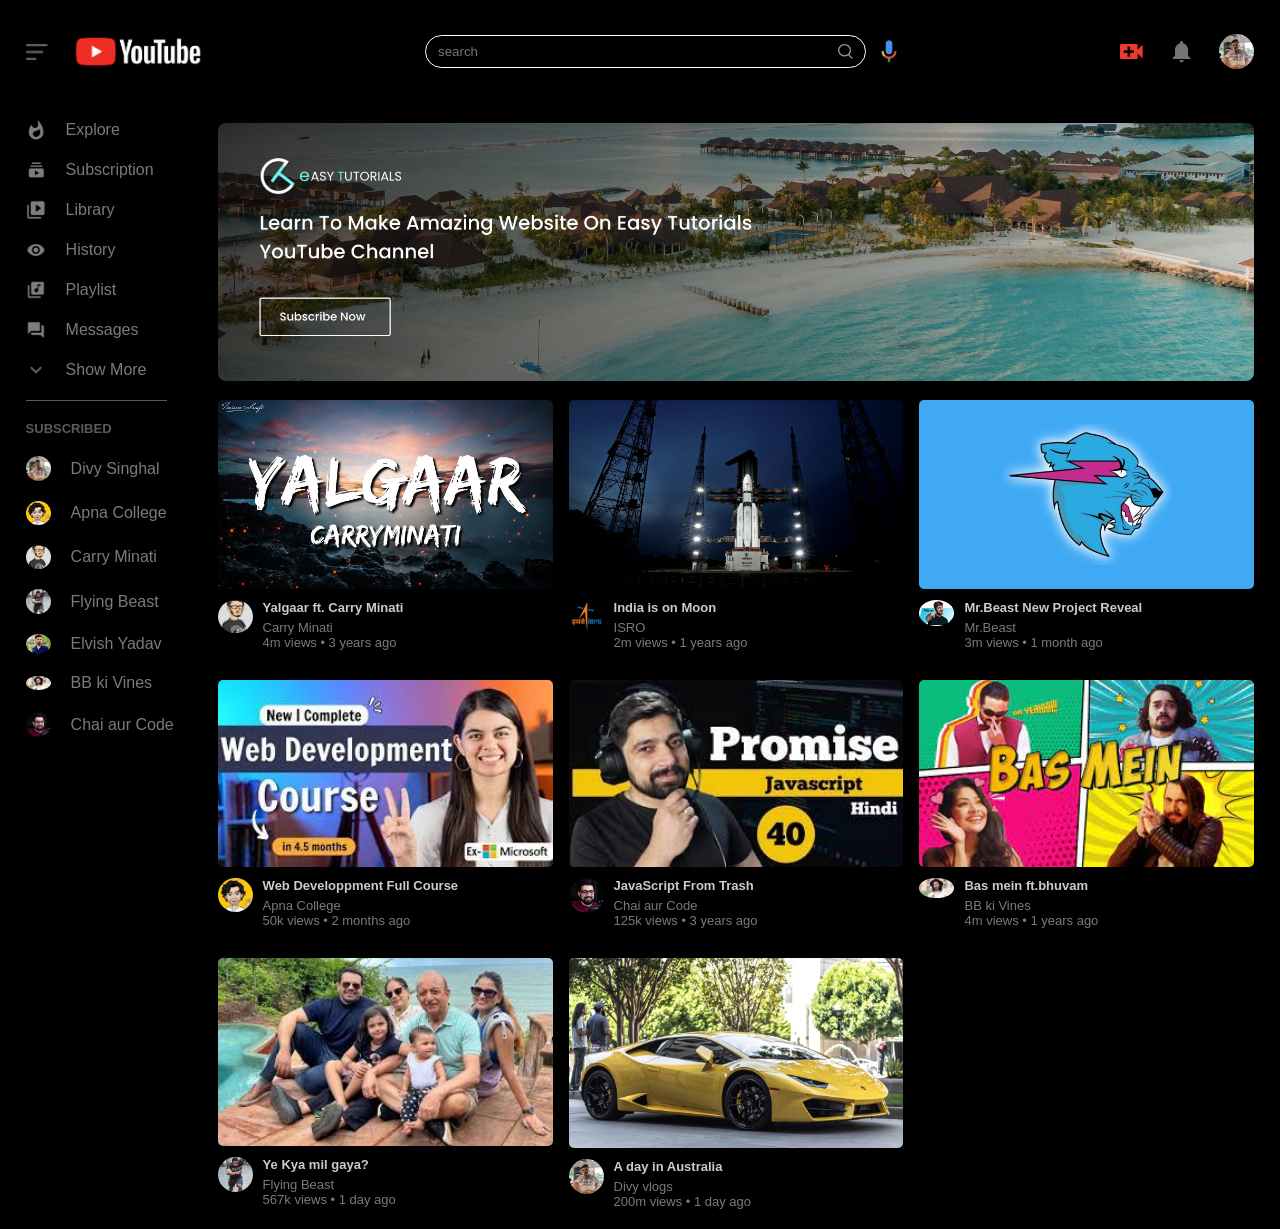
<file: index.html>
<!DOCTYPE html>
<html lang="en">
<head>
    <meta charset="UTF-8">
    <meta name="viewport" content="width=device-width, initial-scale=1.0">
    <title>YOU TUBE</title>
    <link rel="stylesheet" href="style.css">

</head>
<body>
<nav class="flexdiv">
    <div class="navleft flexdiv">
        <img src="images/menu.png " class="menuicon" >
        <img src="images/yt.png" class="logo" >
    </div>
    <div class="navmiddle flexdiv">
<div class="searchbox flexdiv">
<input type="text" placeholder="search">
<img src="images/search.png">
</div>
<img src="images/voice-search.png" class="micicon">
    </div>
    <div class="navright flexdiv">
        <img src="images/upload.png" >
        <img src="images/notification.png" >
        <img src="images/PXL_20230920_051438788.PORTRAIT (5).jpg" class="usericon" >
    </div>
</nav>
<!-- ------------------Sidebar-------------- -->
    <div class="sidebar">
        <div class="shortcutlinks">
            <a href=""><img src="images/home1.png"><p>Home</p></a>
            <a href=""><img src="images/explore.png"><p>Explore</p></a>
            <a href=""><img src="images/subscriprion.png"><p>Subscription</p></a>
            <a href=""><img src="images/library.png"><p>Library</p></a>
            <a href=""><img src="images/history.png"><p>History</p></a>
            <a href=""><img src="images/playlist.png"><p>Playlist</p></a>
            <a href=""><img src="images/messages.png"><p>Messages</p></a>
            <a href=""><img src="images/show-more.png"><p>Show More</p></a>
            <hr>
        </div>
        <div class="subscibedlist">
            <h3>SUBSCRIBED</h3>
            <a href=""><img src="images/PXL_20230920_051438788.PORTRAIT (5).jpg"><p>Divy Singhal</p></a>
            <a href=""><img src="images/apnacollege.jpeg"><p>Apna College</p></a>
            <a href=""><img src="images/Carry.jpeg"><p>Carry Minati</p></a>
            <a href=""><img src="images/flying.jpeg"><p>Flying Beast</p></a>
            <a href=""><img src="images/elvish.jpeg"><p>Elvish Yadav</p></a>
            <a href=""><img src="images/bb2.jpeg"><p>BB ki Vines</p></a>
            <a href=""><img src="images/chai.jpeg"><p>Chai aur Code</p></a>
 
        </div>
    </div>
    <!-- --------------------main----------- -->
    <div class="container">
        <div class="banner">
            <img src="images/banner.png" alt="">
        </div>
        <div class="listcontainer">
            <div class="vidlist">
                <a href="playvideo.html">                <img src="images/thumb1.jpg" class="thumbnail">
                </a>
                <div class="flexdiv">
                    <img src="images/Carry.jpeg" >
                    <div class="vidinfo">
                        <a href="playvideo.html"> Yalgaar ft. Carry Minati</a>
                    <p>Carry Minati</p>
                <p>4m views &bull; 3 years ago</p></div>
                </div>
            </div>
            <div class="vidlist">
                <a href="">                <img src="images/thumb2.jpg" class="thumbnail">
                </a>
                <div class="flexdiv">
                    <img src="images/download (6).jpeg" >
                    <div class="vidinfo">
                        <a href="">India is on Moon</a>
                    <p>ISRO</p>
                <p>2m views  &bull; 1 years ago</p></div>
                </div>
            </div>
            <div class="vidlist">
                <a href="">                <img src="images/beast.jpg" class="thumbnail">
                </a>
                <div class="flexdiv">
                    <img src="images/beastsmall.jpeg" >
                    <div class="vidinfo">
                        <a href=""> Mr.Beast New Project Reveal</a>
                    <p>Mr.Beast</p>
                <p>3m views &bull; 1 month ago</p></div>
                </div>
            </div>
            <div class="vidlist">
                <a href="">                <img src="images/apna.jpeg" class="thumbnail">
                </a>
                <div class="flexdiv">
                    <img src="images/apnacollege.jpeg" >
                    <div class="vidinfo">
                        <a href=""> Web Developpment Full Course</a>
                    <p>Apna College</p>
                <p>50k views  &bull; 2 months ago</p></div>
                </div>
            </div>
            <div class="vidlist">
                <a href="">                <img src="images/Javascript.jpeg" class="thumbnail">
                </a>
                <div class="flexdiv">
                    <img src="images/chai.jpeg" >
                    <div class="vidinfo">
                        <a href=""> JavaScript From Trash</a>
                    <p>Chai aur Code</p>
                <p>125k views &bull;  3 years ago</p></div>
                </div>
            </div>
            <div class="vidlist">
                <a href="">                <img src="images/bb1.jpeg" class="thumbnail">
                </a>
                <div class="flexdiv">
                    <img src="images/bb2.jpeg" >
                    <div class="vidinfo">
                        <a href=""> Bas mein ft.bhuvam </a>
                    <p>BB ki Vines </p>
                <p>4m views &bull;  1 years ago</p></div>
                </div>
            </div>
            <div class="vidlist">
                <a href="">                <img src="images/FY.jpeg" class="thumbnail">
                </a>
                <div class="flexdiv">
                    <img src="images/flying2.jpeg" >
                    <div class="vidinfo">
                        <a href=""> Ye Kya mil gaya?
                        </a>
                    <p>Flying Beast </p>
                <p>567k views  &bull; 1 day  ago</p></div>
                </div>
            </div>
            <div class="vidlist">
                <a href="">                <img src="images/thumbnail8.png" class="thumbnail">
                </a>
                <div class="flexdiv">
                    <img src="images/PXL_20230920_051438788.PORTRAIT (5).jpg" >
                    <div class="vidinfo">
                        <a href=""> A day in Australia
                        </a>
                    <p>Divy vlogs </p>
                <p>200m views  &bull; 1 day  ago</p></div>
                </div>
            </div>

        </div>
    </div>
    
    
    
    
    
    
    
    
    
    <script src="script.js"></script>
</body>
</html>
</file>
<file: style.css>
*{
    margin: 0;
    padding: 0;
    font-family: 'poppins', sans-serif;
    box-sizing: border-box;
    background: #000;
    color: #7a7a7a;
}
a{
    text-decoration: none;
    color: #5a5a5a;
}
img{
    cursor: pointer;

}
.flexdiv{
    display: flex;
    align-items: center;
}
nav{
    padding: 10px 2%;
    justify-content: space-between;
    box-shadow: 0 0 10px rgba(0,0,0,0.2);
    background: #000;
    position: sticky;
    top: 0;
    z-index: 10;
}
.navright img{
    width: 25px;
    margin-right: 25px;
}
.navright .usericon{
width: 35px;
border-radius: 50%;
margin-right: 0;
}
.navleft .menuicon{
    width: 22px;
    margin-right: 25px;
}
.navleft .logo{
    width: 130px;
    }
    .navmiddle .micicon{
         width: 16px; 
                
    }
    .navmiddle .searchbox{
        border: 1px solid #ffff;
        margin-right: 15px;
        padding: 8px 12px;
        border-radius: 25px;
        
    }
    .navmiddle .searchbox input{
        width: 400px;
        border: 0;
        outline: 0;
        background: transparent;
    }
    .navmiddle .searchbox img{
        width: 15px;
    }
    /* ---------------Sidebar----------- */
    .sidebar{
        background: #000;
        width: 15%;
        height: 100vh;
        position: fixed;
        top: 0;
        padding-left: 2%;
        padding-top: 80px;
    }
    .shortcutlinks a img{
        width: 20px;
        margin-right: 20px;

    }
    .shortcutlinks a{
        display: flex;
        align-items: center;
        margin-bottom: 20px;
        width: fit-content;
        flex-wrap: wrap;
        
    }
    .sidebar hr{
        border: 0;
        height: 1px;
        background: #5a5a5a;
        width: 85%;
    }
    .subscibedlist h3{
    font-size: 13px;
    margin: 20px 0;
    color: #5a5a5a;
    }
    .subscibedlist a{
        display: flex;
        align-items: center;
        margin-bottom: 20px;
        width: fit-content;
        flex-wrap: wrap;

    }
    .subscibedlist a img{
        width: 25px;
        border-radius: 50%;
        margin-right: 20px;
    }
    .smallsidebar{
        width: 5%;
    }
    .smallsidebar a p{
        display: none;
    }
    .smallsidebar h3{
        display: none;
    }
    .smallsidebar hr{
        width: 50%;
        margin-bottom: 25px;
    }
    /* -------------main--------- */
    .container{
        background: #000;
        padding-left: 17%;
        padding-right: 2%;
        padding-top: 20px;
        padding-bottom: 20px;
        

    }
    .largecontainer{
        padding: 7%;
        padding-top: 2%;
    }
    .banner{
        width: 100%;
        
       
    }
    .banner img{
        width: 100%;
        border-radius: 8px;
    }
    .listcontainer{
        display: grid;
        grid-template-columns: repeat(auto-fit,minmax(250px,1fr));
        grid-column-gap: 16px;
        grid-row-gap: 30px;
        margin-top: 15px;
    }
    .vidlist .thumbnail{
        width: 100%;
        border-radius: 5px;
    }
    .vidlist .flexdiv{
        align-items: flex-start;
        margin-top: 7px;
    }
    .vidlist .flexdiv img{
        width: 35px;
        margin-right: 10px;
        border-radius: 50%;
    }
    .vidinfo{
        color: #5a5a5a;
        font-size: 13px;
    }
    .vidinfo a{
        color: #ccc;
        font-weight: 600;
        display: block;
        margin-bottom: 5px;

    }
    /* -------for small screen */
    @media(max-width: 900px){
        .menuicon{
            display: none;

        }
        .sidebar{
            display: none;
        }
        .container, .largecontainer{
            padding-left:5% ;
            padding-right:5% ;
        }
        .navright img{
            display: none;
        }
        .navright .usericon{
            display: block;
            width: 30px;

        }
        .navmiddle .searchbox input{
            width: 100%;
        }
        .navmiddle .micicon{

            display: none;
        }
        .logo{
            width: 90%;
        }
    }
    /* ---------------play video page------ */
    .playcontainer{
        padding-left: 2%;

    }
    .row{
        display: flex;
        justify-content: space-between;
        flex-wrap: wrap;
    }
    .playvideo{
        flex-basis: 69%;
    }
    .rightsidebar{
        flex-basis: 30%;
    }
    .playvideo video{
        width: 100%;
    }
    .sidevideolist{
        display: flex;
        justify-content: space-between;
        margin-bottom: 8px;

    }
    .sidevideolist img {
        width: 100%;

    }
    .sidevideolist .smallthumbnail{
        flex-basis: 49%;
    }
    .sidevideolist .vidinfo{
        flex-basis: 49%;
    }
    .playvideo .tags a{
        color: #7a7a7a;
          font-size: 13px;

    }
    .playvideo h3{
        font-weight: 600;
        font-size: 22px;
        color: white;

    }
    .playvideo .playvideoinfo{
        display: flex;
        align-items: center;
        justify-content: space-between;
        flex-wrap: wrap;
        margin-top: 10px;
        font-size: 14px;
        color: #5a5a5a;
        cursor: pointer;
    }
    .playvideo .playvideoinfo a img{
        margin-right: 8px;
        width: 20px;
    }
    .playvideo hr{
        border: 0;
        height: 1px;
        background: #7a7a7a;
        margin: 10px 0;

    }
    .publisher{
        display: flex;
        align-items: center;
        margin-top: 10px;
    }
    .publisher div{
        flex: 1;
       line-height: 18px;
    }
    .publisher img{
        width: 40px;
        border-radius: 50%;
        margin-right: 15px;
    }
    .publisher div p{
        color:aliceblue;
        font-size: 18px;
    }
    .publisher div span{
        font-size:13px ;

    }
    .publisher button{
        background: red;
        color: aliceblue;
        padding: 8px 30px;
        border: 0;
        outline: 0;
        border-radius: 4px;
        cursor: pointer;
    }
    .viddescription{
        padding-left: 55px;
       margin: 15px 0;    
    }
    .viddescription p{
        font-size: 14px;
        margin-bottom: 5px;
        color: #7a7a7a;
    }
    .viddescription h4{
        font-size: 14px;
        color: #5a5a5a;
        margin-top: 15px;
    }
    .addcomment{
        display: flex;
        align-items: center;
        margin: 30px 0;

    }
    .addcomment img{
        width: 35px;
        border-radius: 50%;
        margin-right: 10px;
    }
.addcomment input{
    border: 0;
    outline: 0;
    border-bottom: 1px solid #ccc;
    width: 100%;
    padding-top: 10px;
    background: transparent;
}
.oldcomment{
    display: flex;
    align-items: center;
    margin:  0;

}
.oldcomment img{
    width: 35px;
    border-radius: 50%;
    margin-right: 10px;
}
.oldcomment h3{
    font-size: 14px;
    margin-bottom: 2px;
}
.oldcomment span{
    font-size: 12px;
    font-weight: 500;
    margin-left: 8px;
}
.oldcomment .acommentsection{
    display: flex;
    align-items: center;
    margin: 8px 0;
    font-size: 14px;
}
.oldcomment .acommentsection img{
    border-radius: 0;
    width: 20px;
    margin-right: 5px;

}
.oldcomment .acommentsection span{
    margin-right: 20px;
    color: #5a5a5a;

}
.oldcomment .acommentsection a{
    color: #5a5a5a;
    font-size: 12px;
}


@media  (max-width:900px){
    .playvideo{
        flex-basis: 100%;
    }
    .rightsidebar{
        flex-basis: 100%;
    }
    .playcontainer{
        padding-left: 5%;
    }
    .viddescription{
        padding-left: 0;
    }
    .playvideo .playvideoinfo a{
margin-left: 0;
margin-right: 15px;
margin-top: 15px;
    }
}
</file>
